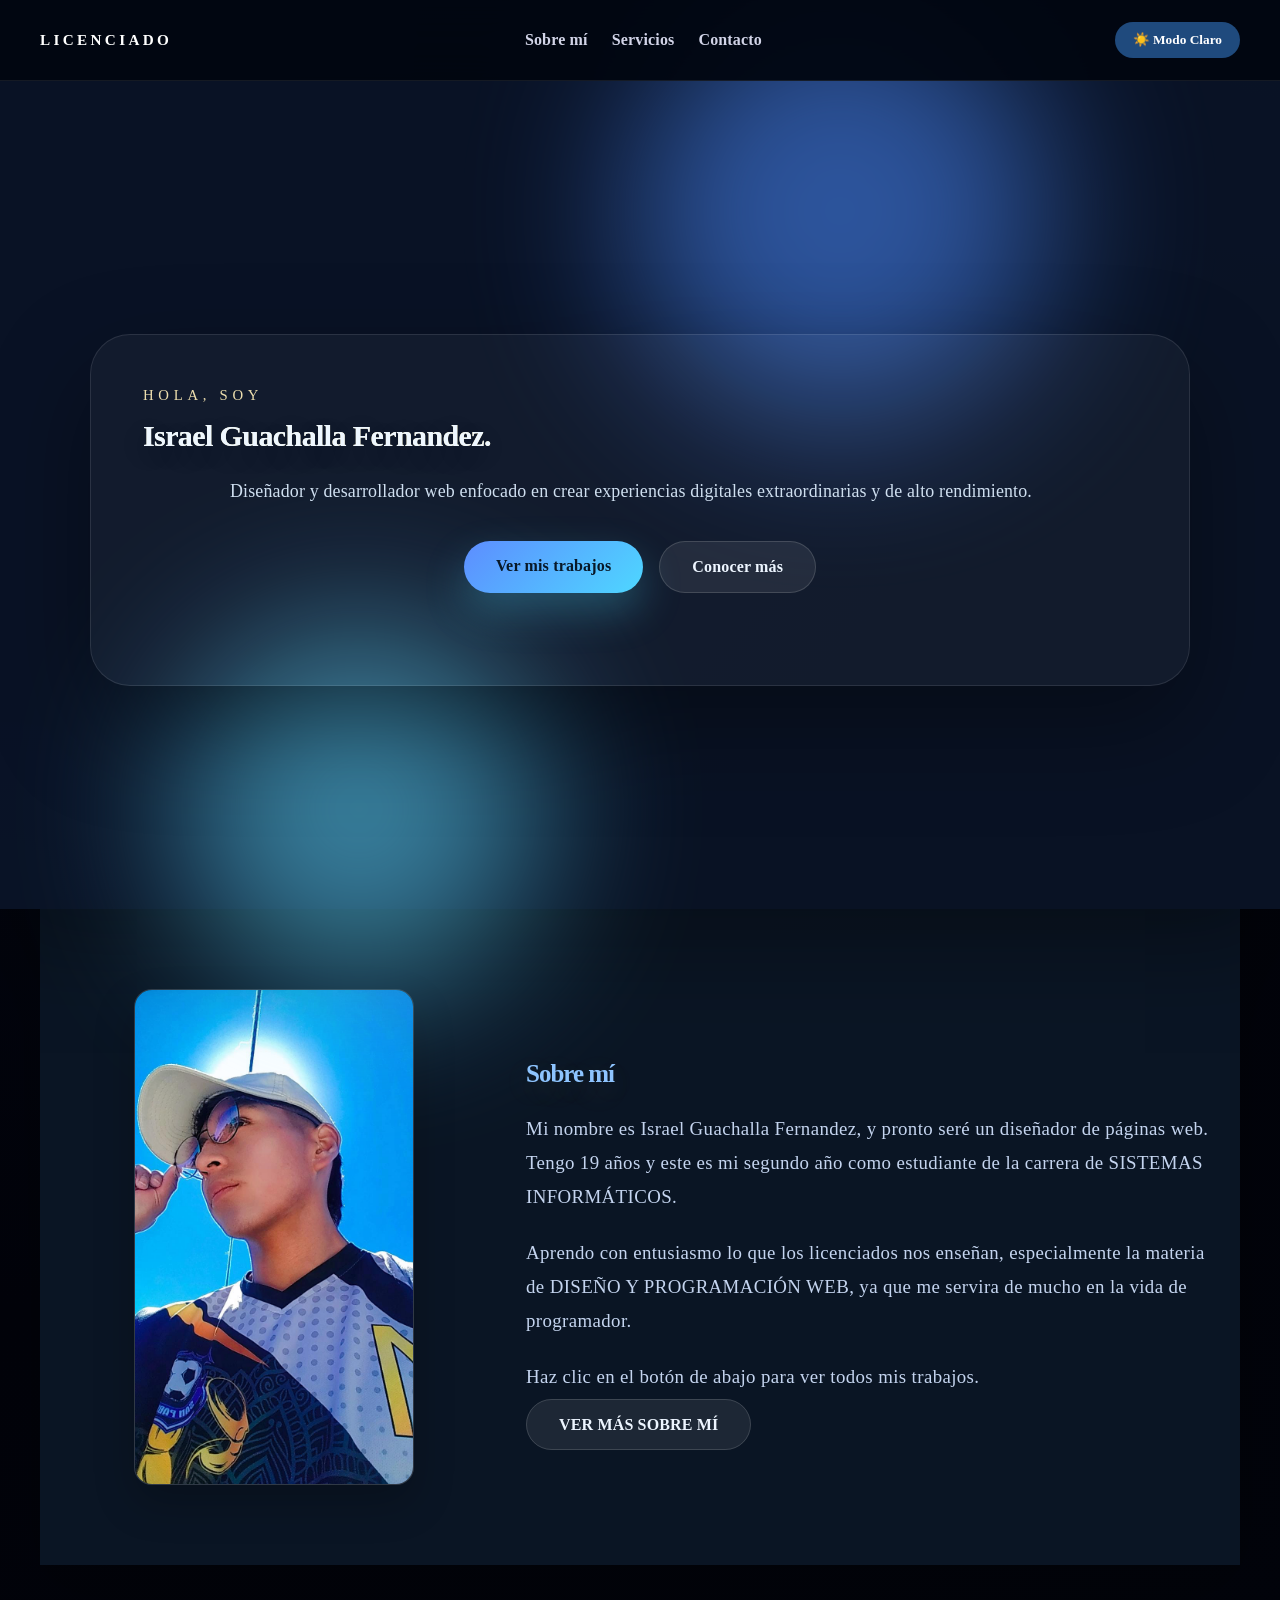
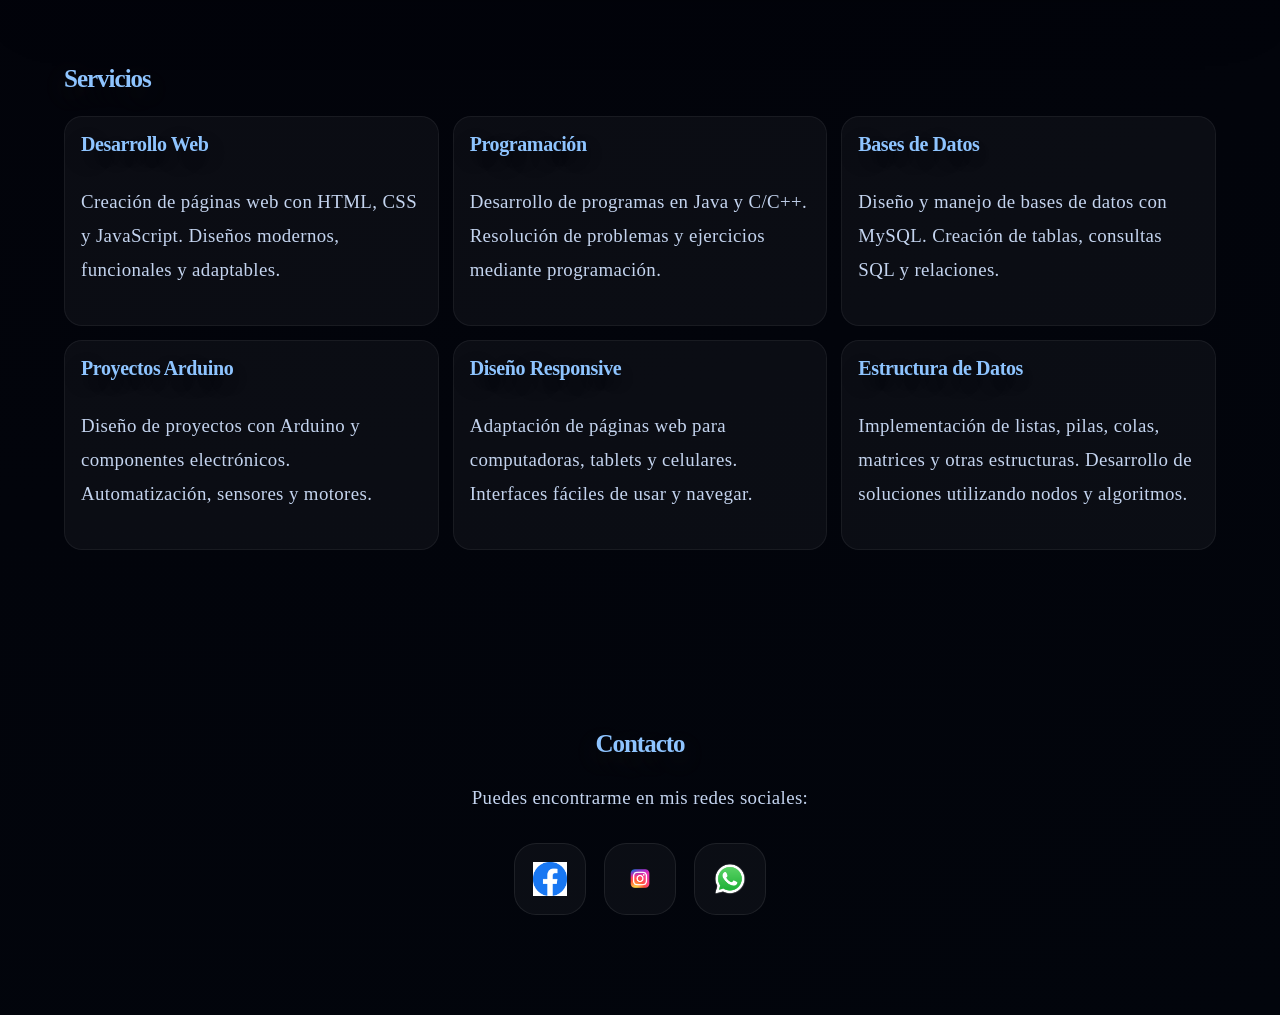
<file: index.html>
<!DOCTYPE html>
<html lang="es">
<head>
  <meta charset="UTF-8" />
  <meta name="viewport" content="width=device-width, initial-scale=1.0">
  <title>Israel G.F</title>
  <link rel="stylesheet" href="miBlog.css">
  </head>
<body>

  <!-- Navegación -->
  <header>
    <div class="brand">licenciado </div>
    <nav>
      <a href="#sobre">Sobre mí</a>
      <a href="#servicios">Servicios</a>
      <a href="contacto.html">Contacto</a>
    </nav>
    <button class="modo-toggle" id="modoToggle">🌙 Modo Oscuro</button>
  </header>

  <!-- Portada -->
  <section class="hero">
    <div class="hero-inner">
      <div class="hero-subtitle">Hola, soy</div>
      <h1 class="hero-title">Israel Guachalla Fernandez.</h1>
      <p class="hero-description">Diseñador y desarrollador web enfocado en crear experiencias digitales extraordinarias y de alto rendimiento.</p>
      <div class="hero-actions">
        <a href="mis-trabajos.html" class="btn-primary" target="_blank">Ver mis trabajos</a>
        <a href="sobre-mi.html" class="btn-secondary">Conocer más</a>
      </div>
    </div>
  </section>

  <!-- Sobre mí -->
  <section class="sobre-mi" id="sobre">
    <div class="sobre-mi-inner">
      <img src="yo2.jpeg" alt="Foto de Israel">
      <div class="sobre-mi-content">
        <h2>Sobre mí</h2>
        <p>Mi nombre es Israel Guachalla Fernandez, y pronto seré un diseñador de páginas web. Tengo 19 años y este es mi segundo año como estudiante de la carrera de SISTEMAS INFORMÁTICOS.</p>
        <p>Aprendo con entusiasmo lo que los licenciados nos enseñan, especialmente la materia de DISEÑO Y PROGRAMACIÓN WEB, ya que me servira de mucho en la vida de programador.</p>
        <p>Haz clic en el botón de abajo para ver todos mis trabajos.</p>
        <a href="sobre-mi.html" class="btn-secondary">VER MÁS SOBRE MÍ</a>
      </div>
    </div>
  </section>

  <!-- Servicios -->
  <section class="servicios" id="servicios">
    <h2>Servicios</h2>
    <div class="servicio-grid">
      <div class="caja">
        <h3>Desarrollo Web</h3>
        <p>Creación de páginas web con HTML, CSS y JavaScript. Diseños modernos, funcionales y adaptables.</p>
      </div>

      <div class="caja">
        <h3>Programación</h3>
        <p>Desarrollo de programas en Java y C/C++. Resolución de problemas y ejercicios mediante programación.</p>
      </div>

      <div class="caja">
        <h3>Bases de Datos</h3>
        <p>Diseño y manejo de bases de datos con MySQL. Creación de tablas, consultas SQL y relaciones.</p>
      </div>

      <div class="caja">
        <h3>Proyectos Arduino</h3>
        <p>Diseño de proyectos con Arduino y componentes electrónicos. Automatización, sensores y motores.</p>
      </div>

      <div class="caja">
        <h3>Diseño Responsive</h3>
        <p>Adaptación de páginas web para computadoras, tablets y celulares. Interfaces fáciles de usar y navegar.</p>
      </div>

      <div class="caja">
        <h3>Estructura de Datos</h3>
        <p>Implementación de listas, pilas, colas, matrices y otras estructuras. Desarrollo de soluciones utilizando nodos y algoritmos.</p>
      </div>

    </div>

  </section>

  <!-- Contacto -->
  <section id="contacto" class="contacto">
    <h2>Contacto</h2>
    <p>Puedes encontrarme en mis redes sociales:</p>
    <div class="redes">
      <a href="https://www.facebook.com/share/1B2pwtHwh8/" target="_blank">
        <img src="face.png" alt="Facebook">
      </a>
      <a href="https://www.instagram.com/d22_azzr.fx?igsh=MmNqcXRwdzZ0enEx" target="_blank">
        <img src="Instagram.png" alt="Instagram">
      </a>
      <a href="https://wa.me/59165571851" target="_blank">
        <img src="whatsapp.webp" alt="WhatsApp">
      </a>
    </div>
  </section>

  <!-- Script para alternar modo (persistente: 'modo' = 'dark'|'light') -->
  <script>
    const botonModo = document.getElementById('modoToggle');
    const body = document.body;

    // Aplicar modo guardado (dark | light). Por defecto 'dark'
    const modoGuardado = localStorage.getItem('modo') || 'dark';
    if (modoGuardado === 'dark') {
      body.classList.add('dark-mode');
      body.classList.remove('light-mode');
      botonModo.textContent = '☀️ Modo Claro';
    } else {
      body.classList.add('light-mode');
      body.classList.remove('dark-mode');
      botonModo.textContent = '🌙 Modo Oscuro';
    }

    botonModo.addEventListener('click', () => {
      if (body.classList.contains('dark-mode')) {
        // Pasar a claro
        body.classList.remove('dark-mode');
        body.classList.add('light-mode');
        localStorage.setItem('modo', 'light');
        botonModo.textContent = '🌙 Modo Oscuro';
      } else {
        // Pasar a oscuro
        body.classList.remove('light-mode');
        body.classList.add('dark-mode');
        localStorage.setItem('modo', 'dark');
        botonModo.textContent = '☀️ Modo Claro';
      }
    });
  </script>
  <script src="js1.js"></script>

</body>
</html>
</file>
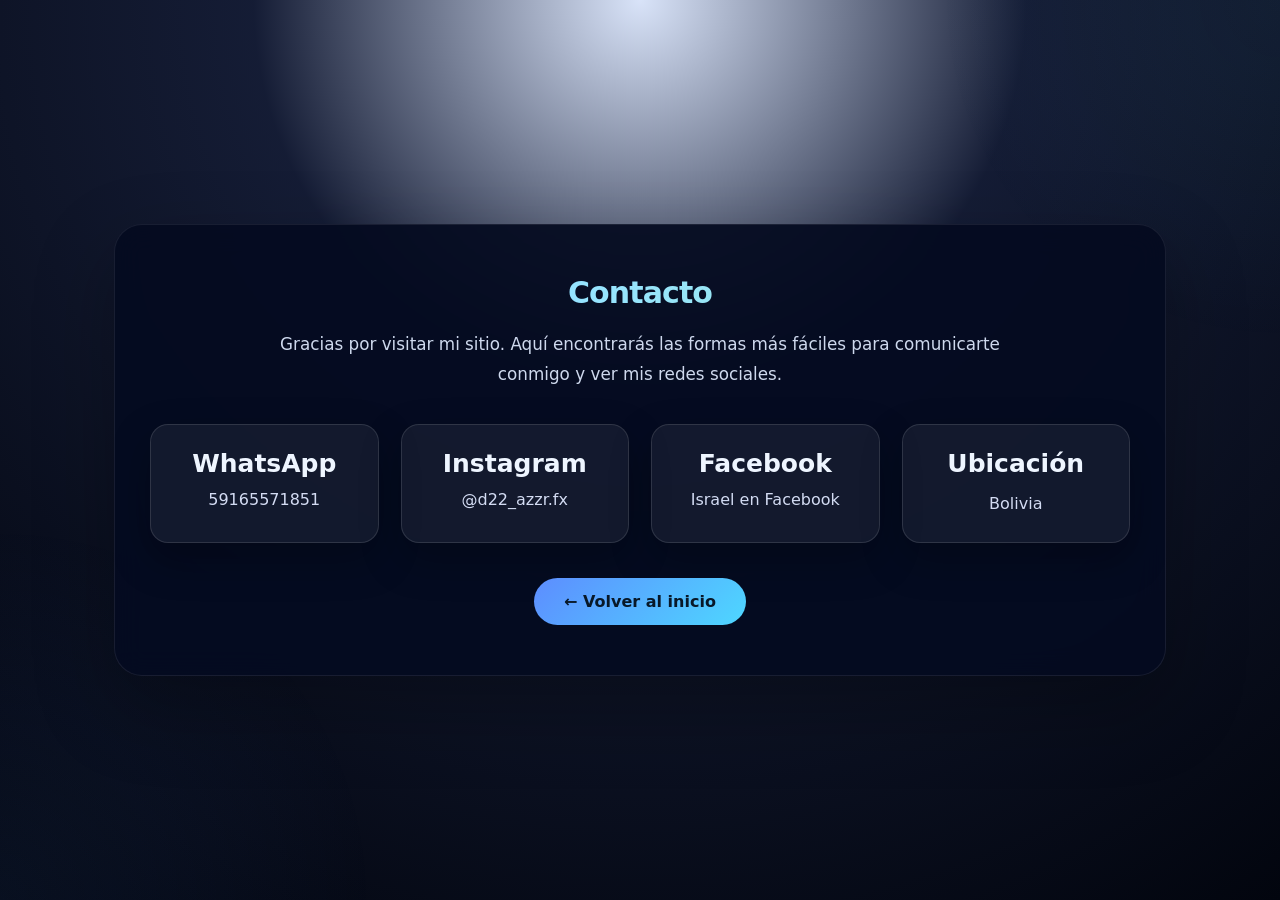
<file: contacto.html>
<!DOCTYPE html>
<html lang="es">
<head>
  <meta charset="UTF-8" />
  <meta name="viewport" content="width=device-width, initial-scale=1.0" />
  <title>Contacto - Israel Guachalla</title>
  <link rel="stylesheet" href="contacto.css">
  </head>
<body>
  <main class="contacto-contenedor">
    <h1>Contacto</h1>
    <p>Gracias por visitar mi sitio. Aquí encontrarás las formas más fáciles para comunicarte conmigo y ver mis redes sociales.</p>

    <div class="contacto-lista">
      <div class="contacto-item">
        <h2>WhatsApp</h2>
        <a href="https://wa.me/59165571851" target="_blank">59165571851</a>
      </div>
      <div class="contacto-item">
        <h2>Instagram</h2>
        <a href="https://www.instagram.com/d22_azzr.fx?igsh=MmNqcXRwdzZ0enEx" target="_blank">@d22_azzr.fx</a>
      </div>
      <div class="contacto-item">
        <h2>Facebook</h2>
        <a href="https://www.facebook.com/share/1B2pwtHwh8/" target="_blank">Israel en Facebook</a>
      </div>
      <div class="contacto-item">
        <h2>Ubicación</h2>
        <p>Bolivia</p>
      </div>
    </div>

    <div class="volver">
      <a href="index.html">← Volver al inicio</a>
    </div>
  </main>
  <script src="js1.js"></script>
  <script src="js2.js"></script>
  <script>
    // Aplicar modo guardado (dark | light) al cargar esta página (sin toggle aquí)
    (function(){
      const modoGuardado = localStorage.getItem('modo') || 'dark';
      if (modoGuardado === 'dark') {
        document.body.classList.add('dark-mode');
        document.body.classList.remove('light-mode');
      } else {
        document.body.classList.add('light-mode');
        document.body.classList.remove('dark-mode');
      }
    })();
  </script>
</body>
</html>
</file>
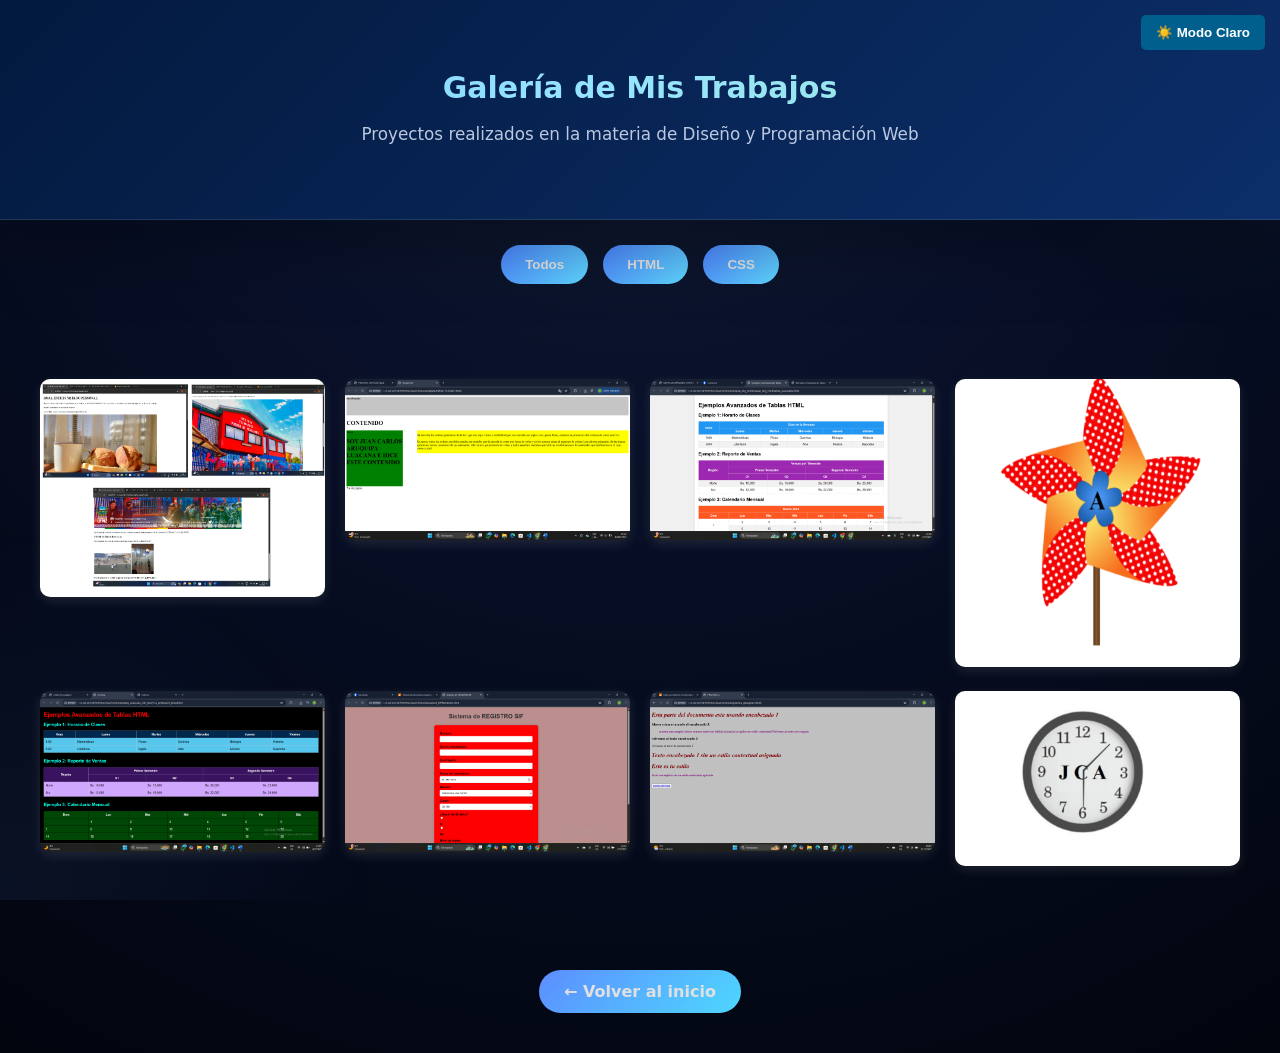
<file: mis-trabajos.html>
<!DOCTYPE html>
<html lang="es">
<head>
  <meta charset="UTF-8" />
  <meta name="viewport" content="width=device-width, initial-scale=1.0"/>
  <title>Mis Trabajos - Juan Carlos Aruquipa</title>
  <link rel="stylesheet" href="mis-trabajos.css">
  </head>
<body>

  <header>
    <h1>Galería de Mis Trabajos</h1>
    <p>Proyectos realizados en la materia de Diseño y Programación Web</p>
    <button id="modoToggle">🌙 Modo Oscuro</button>
  </header>

  <div class="filtros">
    <button onclick="filtrar('todos')">Todos</button>
    <button onclick="filtrar('html')">HTML</button>
    <button onclick="filtrar('css')">CSS</button>
  </div>

  <section class="galeria" id="galeria">
    <!-- Solo esta pertenece a HTML -->
    <a href="#img4"><img src="img7.png" alt="Trabajo HTML" data-categoria="html" /></a>

    <!-- Las siguientes son CSS -->
    <a href="#img1"><img src="im4.png" alt="Trabajo CSS" data-categoria="css" /></a>
    <a href="#img2"><img src="img5.png" alt="Trabajo CSS" data-categoria="css" /></a>
    <a href="#img3"><img src="img6.png" alt="Trabajo CSS" data-categoria="css" /></a>
    <a href="#img5"><img src="img8.png" alt="Trabajo CSS" data-categoria="css" /></a>
    <a href="#img6"><img src="img9.png" alt="Trabajo CSS" data-categoria="css" /></a>
    <a href="#img7"><img src="img10.png" alt="Trabajo CSS" data-categoria="css" /></a>
    <a href="#img8"><img src="img11.png" alt="Trabajo CSS" data-categoria="css" /></a>
  </section>

  <!-- Lightboxes -->
  <div id="img1" class="lightbox"><a href="#" class="close">&times;</a><img src="im4.png" alt=""></div>
  <div id="img2" class="lightbox"><a href="#" class="close">&times;</a><img src="img5.png" alt=""></div>
  <div id="img3" class="lightbox"><a href="#" class="close">&times;</a><img src="img6.png" alt=""></div>
  <div id="img4" class="lightbox"><a href="#" class="close">&times;</a><img src="img7.png" alt=""></div>
  <div id="img5" class="lightbox"><a href="#" class="close">&times;</a><img src="img8.png" alt=""></div>
  <div id="img6" class="lightbox"><a href="#" class="close">&times;</a><img src="img9.png" alt=""></div>
  <div id="img7" class="lightbox"><a href="#" class="close">&times;</a><img src="img10.png" alt=""></div>
  <div id="img8" class="lightbox"><a href="#" class="close">&times;</a><img src="img11.png" alt=""></div>

  <div class="volver">
    <a href="index.html">← Volver al inicio</a>
  </div>

  <script>
    // Filtrado por categoría
    function filtrar(categoria) {
      const imagenes = document.querySelectorAll('.galeria a');
      imagenes.forEach(link => {
        const img = link.querySelector('img');
        if (categoria === 'todos' || img.dataset.categoria === categoria) {
          link.style.display = 'block';
        } else {
          link.style.display = 'none';
        }
      });
    }

    // Mostrar galería con animación al cargar
    window.addEventListener("load", () => {
      document.getElementById("galeria").style.opacity = 1;
    });

    // Modo oscuro con persistencia
    const botonModo = document.getElementById("modoToggle");
    const body = document.body;

    // Aplicar modo guardado (dark | light). Por defecto 'dark'
    const modoGuardado = localStorage.getItem('modo') || 'dark';
    if (modoGuardado === 'dark') {
      body.classList.add('dark-mode');
      body.classList.remove('light-mode');
      botonModo.textContent = '☀️ Modo Claro';
    } else {
      body.classList.add('light-mode');
      body.classList.remove('dark-mode');
      botonModo.textContent = '🌙 Modo Oscuro';
    }

    botonModo.addEventListener('click', () => {
      if (body.classList.contains('dark-mode')) {
        body.classList.remove('dark-mode');
        body.classList.add('light-mode');
        localStorage.setItem('modo', 'light');
        botonModo.textContent = '🌙 Modo Oscuro';
      } else {
        body.classList.remove('light-mode');
        body.classList.add('dark-mode');
        localStorage.setItem('modo', 'dark');
        botonModo.textContent = '☀️ Modo Claro';
      }
    });
  </script>
  <script src="js1.js"></script>
  <script src="js2.js"></script>
</body>
</html>
</file>
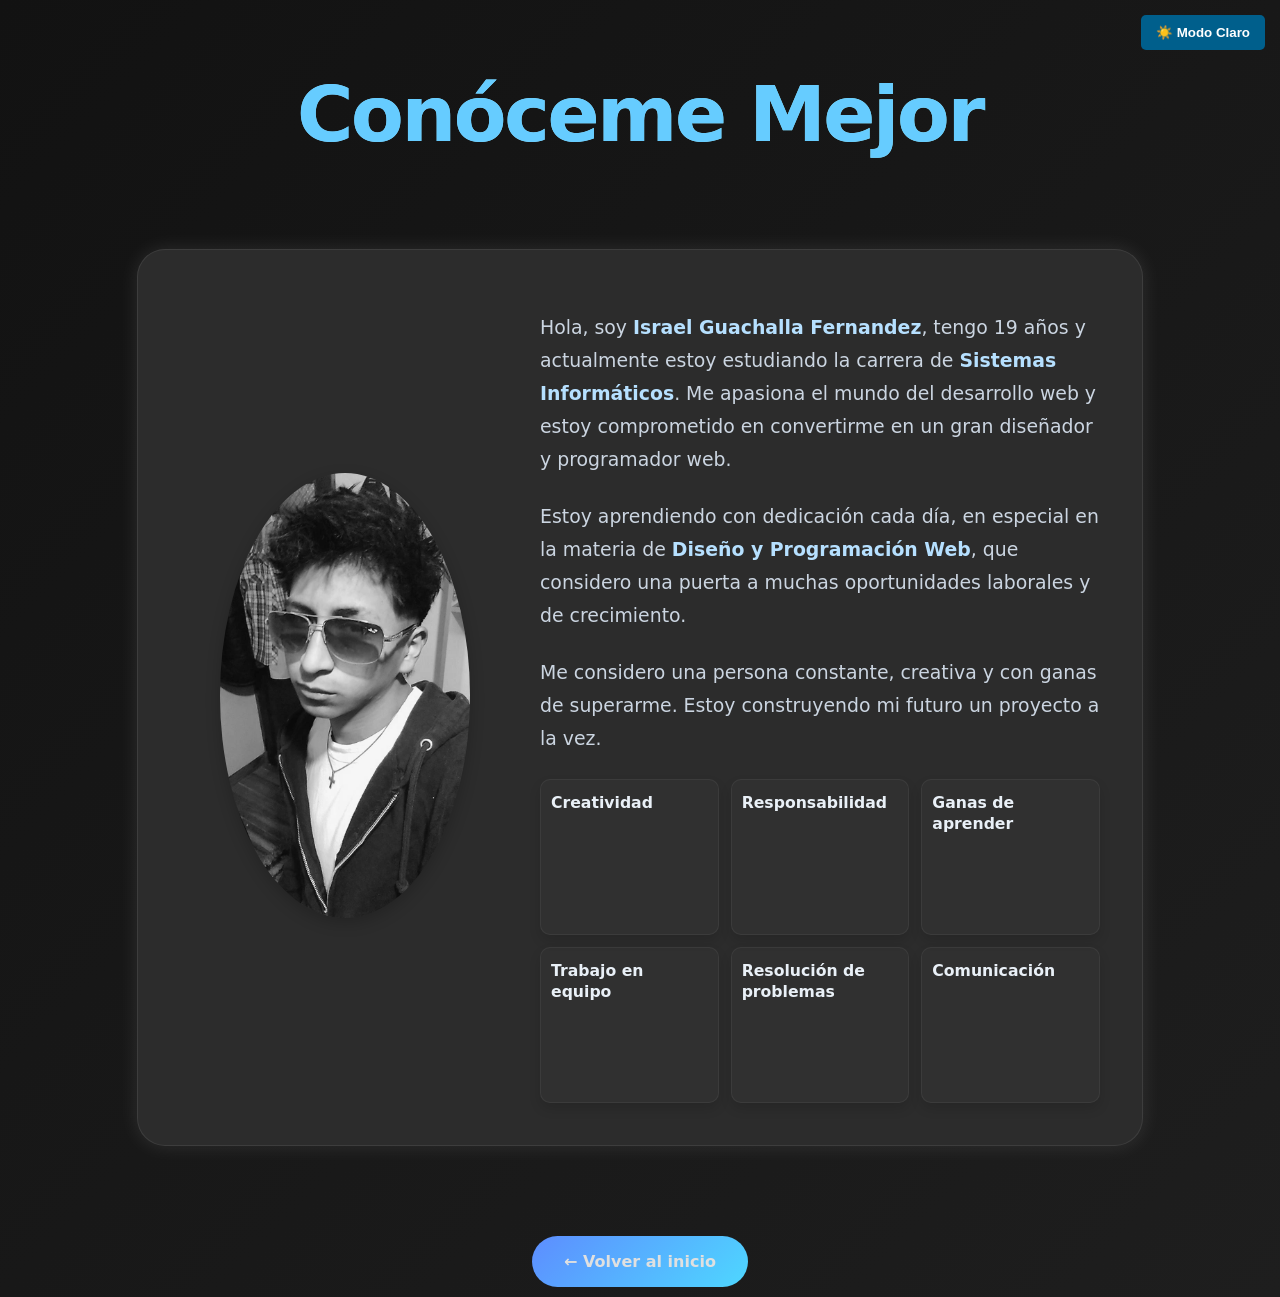
<file: sobre-mi.html>
<!DOCTYPE html>
<html lang="es">
<head>
  <meta charset="UTF-8" />
  <meta name="viewport" content="width=device-width, initial-scale=1" />
  <title>Más sobre mí - Juan Carlos Aruquipa</title>
  <link rel="stylesheet" href="sobre-mi.css">
</head>
<body>

  <h1>Conóceme Mejor</h1>

  <main>
    <section class="foto" aria-label="Foto de Israel Fernandez">
      <img src="yo3.jpeg" alt="Israel Guachalla Fernandez" />
    </section>

    <section class="info">
      <p>Hola, soy <strong>Israel Guachalla Fernandez</strong>, tengo 19 años y actualmente estoy estudiando la carrera de <strong>Sistemas Informáticos</strong>. Me apasiona el mundo del desarrollo web y estoy comprometido en convertirme en un gran diseñador y programador web.</p>
      <p>Estoy aprendiendo con dedicación cada día, en especial en la materia de <strong>Diseño y Programación Web</strong>, que considero una puerta a muchas oportunidades laborales y de crecimiento.</p>
      <p>Me considero una persona constante, creativa y con ganas de superarme. Estoy construyendo mi futuro un proyecto a la vez.</p>

      <ul class="fortalezas" aria-label="Fortalezas personales">
          <!-- Grid de 3x2 fortalezas -->
      </ul>
        <div class="fortalezas-grid" aria-label="Fortalezas personales">
          <div class="fortaleza-card">Creatividad</div>
          <div class="fortaleza-card">Responsabilidad</div>
          <div class="fortaleza-card">Ganas de aprender</div>
          <div class="fortaleza-card">Trabajo en equipo</div>
          <div class="fortaleza-card">Resolución de problemas</div>
          <div class="fortaleza-card">Comunicación</div>
        </div>
    </section>
  </main>

  <div class="volver">
    <a href="index.html">← Volver al inicio</a>
  </div>

  <button id="modoToggle">🌙 Modo Oscuro</button>

  <script>
    const botonModo = document.getElementById("modoToggle");
    const body = document.body;

    // Aplicar modo guardado (dark | light). Por defecto 'dark'
    const modoGuardado = localStorage.getItem('modo') || 'dark';
    if (modoGuardado === 'dark') {
      body.classList.add('dark-mode');
      body.classList.remove('light-mode');
      botonModo.textContent = '☀️ Modo Claro';
    } else {
      body.classList.add('light-mode');
      body.classList.remove('dark-mode');
      botonModo.textContent = '🌙 Modo Oscuro';
    }

    botonModo.addEventListener('click', () => {
      if (body.classList.contains('dark-mode')) {
        body.classList.remove('dark-mode');
        body.classList.add('light-mode');
        localStorage.setItem('modo', 'light');
        botonModo.textContent = '🌙 Modo Oscuro';
      } else {
        body.classList.remove('light-mode');
        body.classList.add('dark-mode');
        localStorage.setItem('modo', 'dark');
        botonModo.textContent = '☀️ Modo Claro';
      }
    });
  </script>
  <script src="js2.js"></script>

</body>
</html>
</file>
<file: miBlog.css>
*, *::before, *::after {
  box-sizing: border-box;
}

body {
  font-family: 'Inter', 'Poppins', system-ui, -apple-system, BlinkMacSystemFont, 'Segoe UI', sans-serif;
  margin: 0;
  min-height: 100vh;
  color: #edf5ff;
  background: radial-gradient(circle at top, rgba(16, 82, 214, 0.14) 0%, rgba(10, 18, 44, 0.96) 30%, #02050e 100%);
  overflow-x: hidden;
  letter-spacing: 0.01em;
  text-rendering: optimizeLegibility;
  -webkit-font-smoothing: antialiased;
  -moz-osx-font-smoothing: grayscale;
}

body::before {
  content: "";
  position: fixed;
  inset: 0;
  background: radial-gradient(circle at top right, rgba(93, 215, 255, 0.06), transparent 22%), radial-gradient(circle at left bottom, rgba(92, 151, 255, 0.08), transparent 24%);
  pointer-events: none;
  z-index: -1;
}

body, button, input, textarea, select {
  font-family: inherit;
}

h1, h2, h3 {
  color: #f3f8ff;
  letter-spacing: -0.02em;
  text-shadow: 0 8px 30px rgba(0, 0, 0, 0.18);
}

p, a, li, span {
  color: rgba(224, 234, 255, 0.92);
}

header {
  position: sticky;
  top: 0;
  z-index: 10;
  display: flex;
  align-items: center;
  justify-content: space-between;
  padding: 22px 40px;
  gap: 20px;
  background: rgba(5, 12, 25, 0.88);
  backdrop-filter: blur(20px);
  border-bottom: 1px solid rgba(255, 255, 255, 0.08);
}

.brand {
  color: #ffffff;
  font-weight: 800;
  letter-spacing: 0.22em;
  text-transform: uppercase;
  font-size: 0.95rem;
}

nav {
  display: flex;
  align-items: center;
  gap: 24px;
  flex-wrap: wrap;
}

nav a {
  text-decoration: none;
  color: rgba(221, 223, 243, 0.95);
  font-weight: 600;
  transition: color 0.2s ease, transform 0.2s ease;
}

nav a:hover {
  color: #84c1ff;
  transform: translateY(-1px);
}

.modo-toggle {
  padding: 10px 18px;
  border: none;
  border-radius: 999px;
  background: rgba(255, 255, 255, 0.08);
  color: #eef5ff;
  font-weight: 700;
  cursor: pointer;
  transition: background 0.2s ease, transform 0.2s ease;
}

.modo-toggle:hover {
  background: rgba(255, 255, 255, 0.16);
  transform: translateY(-1px);
}

.hero {
  display: grid;
  place-items: center;
  min-height: 92vh;
  padding: 90px 32px 60px;
  position: relative;
}

.hero::before,
.hero::after {
  content: "";
  position: absolute;
  border-radius: 50%;
  filter: blur(80px);
  opacity: 0.55;
}

.hero::before {
  width: 420px;
  height: 420px;
  top: -80px;
  right: 18%;
  background: #4b8bff;
}

.hero::after {
  width: 360px;
  height: 360px;
  bottom: -80px;
  left: 14%;
  background: #5fd8ff;
}

.hero-inner {
  position: relative;
  width: 100%;
  max-width: 1100px;
  padding: 52px;
  border-radius: 40px;
  background: linear-gradient(180deg, rgba(7, 15, 40, 0.95), rgba(5, 10, 22, 0.88));
  border: 1px solid rgba(255, 255, 255, 0.1);
  box-shadow: 0 40px 100px rgba(0, 0, 0, 0.35);
  overflow: hidden;
  z-index: 1;
}

.hero-subtitle {
  text-transform: uppercase;
  letter-spacing: 0.32em;
  color: #f9e9b5;
  font-size: 0.92rem;
  margin-bottom: 18px;
  opacity: 0.95;
}

.hero-title {
  font-size: clamp(3rem, 6vw, 5.5rem);
  line-height: 0.95;
  margin: 0 0 24px;
  background: linear-gradient(90deg, #fff7d1 0%, #ffe79a 40%, #ffd564 100%);
  -webkit-background-clip: text;
  background-clip: text;
  color: transparent;
}

.hero-description {
  max-width: 820px;
  margin: 0 auto 34px;
  color: rgba(245, 238, 220, 0.96);
  font-size: 1.12rem;
  line-height: 1.9;
}

.hero-actions {
  display: flex;
  flex-wrap: wrap;
  justify-content: center;
  gap: 16px;
  margin-bottom: 40px;
}

.btn-primary,
.btn-secondary {
  padding: 16px 32px;
  border-radius: 999px;
  text-decoration: none;
  font-weight: 700;
  transition: transform 0.2s ease, box-shadow 0.2s ease, background 0.2s ease;
}

.btn-primary {
  background: linear-gradient(135deg, #5d8dff, #4ed7ff);
  color: #081828;
  box-shadow: 0 18px 40px rgba(78, 215, 255, 0.28);
}

.btn-secondary {
  background: rgba(255, 255, 255, 0.08);
  color: #edf5ff;
  border: 1px solid rgba(255, 255, 255, 0.14);
}

.btn-primary:hover,
.btn-secondary:hover,
.modo-toggle:hover {
  transform: translateY(-1px);
}

.hero-cards {
  display: grid;
  grid-template-columns: repeat(4, minmax(0, 1fr));
  gap: 22px;
  margin-top: 12px;
}

.card {
  border-radius: 24px;
  overflow: hidden;
  border: 1px solid rgba(255, 255, 255, 0.08);
  background: rgba(255, 255, 255, 0.04);
  box-shadow: 0 24px 60px rgba(0, 0, 0, 0.24);
  transition: transform 0.25s ease, border-color 0.25s ease;
}

.card:hover {
  transform: translateY(-6px);
  border-color: rgba(94, 150, 255, 0.32);
}

.card img {
  width: 100%;
  height: 180px;
  object-fit: cover;
  display: block;
}

.card-body {
  padding: 18px 20px 24px;
}

.card-title {
  margin: 0 0 10px;
  font-size: 1rem;
  color: #eef7ff;
}

.card-text {
  margin: 0;
  color: #b7c5e9;
  font-size: 0.95rem;
  line-height: 1.7;
}

.sobre-mi,
.servicios,
.contacto {
  padding: 80px 24px;
  max-width: 1200px;
  margin: 0 auto;
}

.sobre-mi-inner {
  display: grid;
  grid-template-columns: minmax(280px, 420px) minmax(320px, 1fr);
  gap: 42px;
  align-items: center;
}

.sobre-mi img {
  width: 100%;
  max-width: 280px;
  display: block;
  margin: 0 auto;
  border-radius: 18px;
  border: 1px solid rgba(255, 255, 255, 0.12);
  box-shadow: 0 18px 40px rgba(0, 0, 0, 0.22);
  object-fit: cover;
}

.sobre-mi-content h2 {
  font-size: clamp(3rem, 4vw, 4rem);
  margin-bottom: 24px;
  color: #fff8e0;
  letter-spacing: -0.04em;
  line-height: 1.05;
  text-shadow: 0 8px 30px rgba(255, 233, 166, 0.18);
}

.servicios h2,
.contacto h2 {
  font-size: clamp(3rem, 4vw, 4rem);
  margin-bottom: 24px;
  color: #fff8e0;
  letter-spacing: -0.04em;
  line-height: 1.05;
  text-shadow: 0 8px 30px rgba(255, 233, 166, 0.18);
}

.sobre-mi-content p,
.caja p,
.contacto p {
  color: rgba(248, 244, 230, 0.96);
  line-height: 2;
  margin-bottom: 22px;
  font-size: 1.18rem;
  letter-spacing: 0.02em;
  max-width: 780px;
}

.servicio-grid {
  display: grid;
  grid-template-columns: repeat(3, 1fr);
  gap: 14px;
  align-items: start;
}

.caja {
  padding: 16px;
  border-radius: 18px;
  background: rgba(255, 255, 255, 0.035);
  border: 1px solid rgba(255, 255, 255, 0.06);
  transition: transform 0.2s ease, background 0.2s ease;
  min-height: 160px;
  display: flex;
  flex-direction: column;
  justify-content: flex-start;
}

.caja:hover {
  transform: translateY(-3px);
  background: rgba(95, 144, 255, 0.08);
}

.caja h3 {
  margin-top: 0;
  font-size: 1.12rem;
  color: #eef7ff;
  margin-bottom: 10px;
}

/* Responsive: 2 columns on medium screens, 1 on small */
@media (max-width: 980px) {
  .servicio-grid {
    grid-template-columns: repeat(2, 1fr);
    gap: 12px;
  }
  .caja {
    min-height: 140px;
    padding: 14px;
  }
}

@media (max-width: 640px) {
  .servicio-grid {
    grid-template-columns: 1fr;
    gap: 12px;
  }
  .caja {
    min-height: auto;
    padding: 12px;
  }
}

.contacto {
  text-align: center;
  padding-bottom: 100px;
}

.contacto p {
  max-width: 660px;
  margin: 0 auto 28px;
}

.redes {
  display: flex;
  justify-content: center;
  flex-wrap: wrap;
  gap: 18px;
}

.redes a {
  width: 72px;
  height: 72px;
  display: inline-flex;
  align-items: center;
  justify-content: center;
  border-radius: 22px;
  background: rgba(255, 255, 255, 0.06);
  border: 1px solid rgba(255, 255, 255, 0.08);
  transition: transform 0.2s ease, background 0.2s ease;
}

.redes a:hover {
  transform: translateY(-3px);
  background: rgba(255, 255, 255, 0.12);
}

.redes img {
  width: 34px;
  height: 34px;
  object-fit: contain;
}

@media (max-width: 1024px) {
  .hero-cards {
    grid-template-columns: repeat(2, minmax(0, 1fr));
  }
}

@media (max-width: 760px) {
  header {
    padding: 18px 20px;
    flex-direction: column;
    align-items: flex-start;
  }

  nav {
    gap: 16px;
  }

  .hero {
    padding: 70px 20px 50px;
  }

  .hero-inner {
    padding: 36px;
  }

  .hero-cards {
    grid-template-columns: 1fr;
  }

  .sobre-mi-inner {
    grid-template-columns: 1fr;
  }

  .servicios,
  .contacto,
  .sobre-mi {
    padding: 60px 20px;
  }
}

body.dark-mode {
  background: radial-gradient(circle at top left, #030715 0%, #02030a 45%, #02050c 100%);
  color: #d9e6f2;
}

body.dark-mode header {
  background: rgba(2, 7, 18, 0.94);
}

body.dark-mode .hero-inner,
body.dark-mode .card,
body.dark-mode .caja,
body.dark-mode .sobre-mi img,
body.dark-mode .redes a {
  background: rgba(255, 255, 255, 0.04);
}

body.dark-mode .hero-description,
body.dark-mode .card-text,
body.dark-mode .caja p,
body.dark-mode .sobre-mi-content p,
body.dark-mode .contacto p {
  color: #c4d4ef;
}

body.dark-mode .modo-toggle {
  background-color: #1f4a7d;
  color: white;
}

body.dark-mode .hero {
  background: rgba(10, 20, 40, 0.92);
  border-color: rgba(255, 255, 255, 0.12);
  color: #e5effb;
  box-shadow: 0 35px 90px rgba(0, 0, 0, 0.35);
}

body.dark-mode .hero h1 {
  color: #eef7ff;
}

body.dark-mode .hero p {
  color: #cfdff0;
}

body.dark-mode .hero .btn {
  background-color: #4d7fc4;
}

body.dark-mode .sobre-mi {
  background: rgba(12, 24, 40, 0.88);
  box-shadow: 0 25px 70px rgba(0, 0, 0, 0.25);
}

body.dark-mode .sobre-mi h2,
body.dark-mode .servicios h2,
body.dark-mode .contacto h2,
body.dark-mode .caja h3 {
  color: #8ec4ff;
}

/* Modo claro — fondo totalmente blanco y alto contraste */
body.light-mode {
  background: #ffffff;
  color: #0b1220;
}

/* Quitar los degradados decorativos cuando está en modo claro */
body.light-mode::before {
  background: none;
}

body.light-mode header {
  background: #ffffff;
  color: #0b1220;
  border-bottom: 1px solid rgba(15,23,36,0.06);
}

body.light-mode .hero-inner,
body.light-mode .card,
body.light-mode .caja,
body.light-mode .sobre-mi img,
body.light-mode .redes a,
body.light-mode main,
body.light-mode .contacto-contenedor {
  background: #ffffff;
  color: #0b1220;
  border-color: rgba(15,23,36,0.06);
  box-shadow: 0 12px 30px rgba(2,6,23,0.06);
}

body.light-mode .hero-description,
body.light-mode .card-text,
body.light-mode .caja p,
body.light-mode .sobre-mi-content p,
body.light-mode .contacto p {
  color: #0f1724;
}

body.light-mode .modo-toggle {
  background-color: #0ea5e9;
  color: #ffffff;
}

body.light-mode .btn-secondary {
  background: #f3f4f6;
  color: #0b1220;
  border: 1px solid rgba(15,23,36,0.08);
}

/* Colores más contrastados en modo claro */
body.light-mode h1,
body.light-mode h2,
body.light-mode h3 {
  color: #0f1724;
}

body.light-mode p,
body.light-mode a,
body.light-mode li,
body.light-mode span {
  color: #1f2937;
}

body.light-mode nav a {
  color: #0f1724;
}

body.light-mode .brand {
  color: #0f1724;
}

body.light-mode .caja h3 {
  color: #0f1724;
}

body.light-mode .caja p,
body.light-mode .card-text {
  color: #334155;
}

/* Texto más notorio en modo claro */
body.light-mode h1,
body.light-mode h2,
body.light-mode h3 {
  color: #1d4ed8; /* azul vivo para títulos */
}

body.light-mode p,
body.light-mode a,
body.light-mode li,
body.light-mode span {
  color: #0b1220; /* texto oscuro y contrastado */
}

body.light-mode nav a,
body.light-mode a {
  color: #1d4ed8; /* enlaces visibles */
}

body.light-mode .btn-primary {
  color: #081828;
}

/* Aumentar legibilidad en modo claro */
body.light-mode p,
body.light-mode .hero-description,
body.light-mode .sobre-mi-content p,
body.light-mode .caja p,
body.light-mode .card-text {
  font-size: 1.22rem;
  line-height: 1.9;
}

body.light-mode h1 {
  font-size: clamp(3.6rem, 6.2vw, 5.6rem);
}

body.light-mode h2 {
  font-size: clamp(3.2rem, 4.2vw, 4.2rem);
}

body.light-mode h3 {
  font-size: 1.26rem;
}
</file>
<file: contacto.css>
body {
  margin: 0;
  padding: 0;
  min-height: 100vh;
  font-family: 'Inter', 'Poppins', system-ui, -apple-system, BlinkMacSystemFont, 'Segoe UI', sans-serif;
  background: radial-gradient(circle at top, rgba(16, 82, 214, 0.16) 0%, rgba(8, 16, 42, 0.95) 35%, #02050e 100%);
  color: #eef4ff;
  display: flex;
  justify-content: center;
  align-items: center;
  overflow-x: hidden;
  text-rendering: optimizeLegibility;
  -webkit-font-smoothing: antialiased;
  -moz-osx-font-smoothing: grayscale;
}

body::before {
  content: "";
  position: fixed;
  inset: 0;
  background: radial-gradient(circle at top right, rgba(93, 215, 255, 0.06), transparent 22%), radial-gradient(circle at left bottom, rgba(92, 151, 255, 0.08), transparent 24%);
  pointer-events: none;
  z-index: -1;
}

.contacto-contenedor {
  width: min(980px, 95%);
  padding: 50px 35px;
  background: rgba(5, 11, 32, 0.94);
  border-radius: 28px;
  box-shadow: 0 30px 80px rgba(0, 0, 0, 0.28);
  backdrop-filter: blur(14px);
  text-align: center;
  border: 1px solid rgba(255, 255, 255, 0.08);
}

.contacto-contenedor h1 {
  margin: 0 0 20px;
  font-size: clamp(3rem, 5vw, 4.5rem);
  letter-spacing: -0.03em;
  background: linear-gradient(90deg, #77c7ff 0%, #96e4ff 45%, #9de9d2 100%);
  -webkit-background-clip: text;
  background-clip: text;
  color: transparent;
}

.contacto-contenedor p {
  font-size: 1.05rem;
  line-height: 1.85;
  margin: 0 auto 35px;
  max-width: 760px;
  color: rgba(224, 234, 255, 0.92);
}

.contacto-lista {
  display: grid;
  grid-template-columns: repeat(auto-fit, minmax(220px, 1fr));
  gap: 22px;
  margin-bottom: 35px;
}

.contacto-item {
  background: rgba(255, 255, 255, 0.06);
  border: 1px solid rgba(255, 255, 255, 0.12);
  padding: 24px 20px;
  border-radius: 18px;
  box-shadow: 0 16px 40px rgba(0, 0, 0, 0.25);
}

.contacto-item h2 {
  margin: 0 0 12px;
  font-size: 1.25rem;
  color: #eef5ff;
}

.contacto-item a,
.contacto-item p {
  margin: 0;
  font-size: 1rem;
  color: rgba(223, 232, 255, 0.94);
  text-decoration: none;
  word-break: break-word;
}

.contacto-item a:hover {
  color: #0077b6;
}

.volver {
  margin-top: 15px;
}

.volver a {
  display: inline-block;
  background: linear-gradient(135deg, #5d8dff, #4ed7ff);
  color: #081828;
  padding: 14px 30px;
  border-radius: 999px;
  text-decoration: none;
  font-weight: 700;
  transition: transform 0.2s ease, box-shadow 0.2s ease;
}

.volver a:hover {
  transform: translateY(-2px);
  background-color: #005f8c;
}

@media (max-width: 600px) {
  .contacto-contenedor {
    padding: 28px 20px;
  }

  .contacto-contenedor h1 {
    font-size: 2.4rem;
  }
}

/* Modo claro */
body.light-mode {
  background: #ffffff;
  color: #0f1724;
}

body.light-mode .contacto-contenedor {
  background: #ffffff;
  color: #0f1724;
  border: 1px solid rgba(15,23,36,0.06);
  box-shadow: 0 18px 40px rgba(2,6,23,0.06);
}

body.light-mode .contacto-item {
  background: #fbfdff;
  border: 1px solid rgba(15,23,36,0.06);
  color: #0f1724;
}

/* Texto más legible en modo claro */
body.light-mode p,
body.light-mode .contacto-contenedor p,
body.light-mode .contacto-item p,
body.light-mode .contacto-item a {
  font-size: 1.12rem;
  line-height: 1.9;
}

body.light-mode .contacto-contenedor h1 {
  font-size: clamp(3.2rem, 4vw, 4.6rem);
}

body.light-mode .volver a {
  background: linear-gradient(135deg, #5d8dff, #4ed7ff);
  color: #081828;
}

/* Colores de texto en modo claro para contacto */
body.light-mode h1,
body.light-mode h2,
body.light-mode h3 {
  color: #0f1724;
}

body.light-mode p,
body.light-mode a,
body.light-mode li,
body.light-mode span {
  color: #1f2937;
}

body.light-mode .contacto-item h2,
body.light-mode .contacto-item a,
body.light-mode .contacto-item p {
  color: #0f1724;
}

/* Texto notorio en modo claro */
body.light-mode h1,
body.light-mode h2,
body.light-mode h3 {
  color: #1d4ed8;
}

body.light-mode p,
body.light-mode a,
body.light-mode li,
body.light-mode span {
  color: #0b1220;
}

body.light-mode nav a,
body.light-mode a {
  color: #1d4ed8;
}
</file>
<file: mis-trabajos.css>
body {
  font-family: 'Inter', 'Poppins', system-ui, -apple-system, BlinkMacSystemFont, 'Segoe UI', sans-serif;
  margin: 0;
  padding: 0;
  min-height: 100vh;
  background: radial-gradient(circle at top, rgba(16, 82, 214, 0.16) 0%, rgba(8, 16, 42, 0.95) 35%, #02050e 100%);
  color: #eef4ff;
  overflow-x: hidden;
  text-rendering: optimizeLegibility;
  -webkit-font-smoothing: antialiased;
  -moz-osx-font-smoothing: grayscale;
}

body::before {
  content: "";
  position: fixed;
  inset: 0;
  background: radial-gradient(circle at top right, rgba(93, 215, 255, 0.06), transparent 22%), radial-gradient(circle at left bottom, rgba(92, 151, 255, 0.08), transparent 24%);
  pointer-events: none;
  z-index: -1;
}

header {
  text-align: center;
  padding: 70px 30px;
  background: linear-gradient(135deg, rgba(2, 26, 64, 0.96), rgba(11, 47, 109, 0.96));
  color: #eef5ff;
  position: relative;
  box-shadow: 0 24px 70px rgba(0, 0, 0, 0.28);
  border-bottom: 1px solid rgba(255,255,255,0.12);
}

header p {
  margin: 15px auto 0;
  max-width: 780px;
  color: rgba(226, 235, 255, 0.82);
  font-size: 1.05em;
  line-height: 1.8;
}

h1 {
  margin: 0 0 10px;
  font-size: clamp(3rem, 6vw, 4.5rem);
  animation: fadeInTop 1s ease;
  background: linear-gradient(90deg, #77c7ff 0%, #96e4ff 45%, #9de9d2 100%);
  -webkit-background-clip: text;
  background-clip: text;
  color: transparent;
}

@keyframes fadeInTop {
  from { opacity: 0; transform: translateY(-20px); }
  to { opacity: 1; transform: translateY(0); }
}

.filtros {
  text-align: center;
  margin-top: 20px;
}

.filtros button {
  margin: 5px;
  padding: 12px 24px;
  border: none;
  background: linear-gradient(135deg, #4c84ff, #5fd8ff);
  color: #081828;
  border-radius: 999px;
  cursor: pointer;
  transition: transform 0.2s ease, box-shadow 0.2s ease;
  font-weight: 700;
}

.filtros button:hover {
  transform: translateY(-2px);
  box-shadow: 0 18px 34px rgba(78, 215, 255, 0.22);
}

.galeria {
  display: grid;
  grid-template-columns: repeat(auto-fit, minmax(250px, 1fr));
  gap: 20px;
  padding: 50px 30px 60px;
  max-width: 1200px;
  margin: 40px auto 0;
  opacity: 0;
  animation: fadeIn 1s ease forwards;
}

@keyframes fadeIn {
  to { opacity: 1; }
}

.galeria a img {
  width: 100%;
  border-radius: 10px;
  cursor: pointer;
  transition: transform 0.3s ease, box-shadow 0.3s ease;
  box-shadow: 0 4px 12px rgba(0, 0, 0, 0.1);
}

.galeria a img:hover {
  transform: scale(1.05);
  box-shadow: 0 8px 20px rgba(0, 0, 0, 0.15);
}

.volver {
  text-align: center;
  margin: 40px;
}

.volver a {
  background: linear-gradient(135deg, #5d8dff, #4ed7ff);
  color: #081828;
  padding: 12px 25px;
  text-decoration: none;
  border-radius: 999px;
  font-weight: 700;
  transition: transform 0.2s ease, box-shadow 0.2s ease;
  display: inline-block;
}

.volver a:hover {
  transform: translateY(-2px);
  box-shadow: 0 18px 30px rgba(78, 215, 255, 0.24);
}

.lightbox {
  display: none;
  position: fixed;
  z-index: 1000;
  top: 0; left: 0;
  width: 100vw;
  height: 100vh;
  background: rgba(0, 0, 0, 0.9);
  justify-content: center;
  align-items: center;
  animation: fadeInLightbox 0.4s ease;
}

@keyframes fadeInLightbox {
  from { opacity: 0; }
  to { opacity: 1; }
}

.lightbox img {
  max-width: 90%;
  max-height: 80vh;
  border-radius: 10px;
  box-shadow: 0 0 30px black;
}

.lightbox:target {
  display: flex;
}

.close {
  position: absolute;
  top: 20px;
  right: 30px;
  font-size: 30px;
  color: white;
  text-decoration: none;
  font-weight: bold;
  cursor: pointer;
}

.close:hover {
  color: #ff6347;
}

#modoToggle {
  position: absolute;
  top: 15px;
  right: 15px;
  background-color: #005f8c;
  border: none;
  padding: 10px 15px;
  border-radius: 5px;
  color: white;
  cursor: pointer;
  font-weight: bold;
  transition: background-color 0.3s ease;
  z-index: 1100;
}

#modoToggle:hover {
  background-color: #004471;
}

body.light-mode {
  background: #ffffff;
  color: #111827;
}

body.light-mode header {
  background: rgba(255, 255, 255, 0.95);
  color: #111827;
  box-shadow: 0 18px 40px rgba(0, 0, 0, 0.08);
}

body.light-mode h1,
body.light-mode h2,
body.light-mode h3,
body.light-mode p,
body.light-mode .filtros button,
body.light-mode .volver a {
  color: #1f2937;
}

/* Texto más legible en modo claro */
body.light-mode p,
body.light-mode .filtros button,
body.light-mode .galeria a img + p {
  font-size: 1.12rem;
  line-height: 1.9;
}

/* Asegurar contraste en enlaces y botones */
body.light-mode nav a,
body.light-mode a {
  color: #0f1724;
}

body.light-mode .filtros button,
body.light-mode .volver a {
  background: #2563eb;
  color: white;
}

/* Texto notorio en modo claro */
body.light-mode h1,
body.light-mode h2,
body.light-mode h3 {
  color: #1d4ed8;
}

body.light-mode p,
body.light-mode a,
body.light-mode li,
body.light-mode span {
  color: #0b1220;
}

body.light-mode nav a,
body.light-mode a {
  color: #1d4ed8;
}

body.light-mode .galeria a img {
  box-shadow: 0 10px 25px rgba(31, 41, 55, 0.08);
}

body.light-mode .lightbox {
  background: rgba(255,255,255,0.96);
}

body.light-mode .close {
  color: #111827;
}

body.light-mode .close:hover {
  color: #1d4ed8;
}

body.dark-mode {
  background-color: #121212;
  color: #e0e0e0;
}

body.dark-mode header {
  background-color: #1f1f1f;
  color: #e0e0e0;
}

body.dark-mode .filtros button,
body.dark-mode .volver a {
  background-color: #333;
  color: #e0e0e0;
}

body.dark-mode .filtros button:hover,
body.dark-mode .volver a:hover {
  background-color: #555;
}

body.dark-mode .galeria a img {
  box-shadow: 0 4px 12px rgba(255, 255, 255, 0.1);
}

body.dark-mode .galeria a img:hover {
  box-shadow: 0 8px 20px rgba(255, 255, 255, 0.15);
}

body.dark-mode .lightbox {
  background: rgba(0, 0, 0, 0.95);
}

body.dark-mode .close {
  color: #ccc;
}

body.dark-mode .close:hover {
  color: #ff6347;
}
</file>
<file: sobre-mi.css>
body {
  font-family: 'Inter', 'Poppins', system-ui, -apple-system, BlinkMacSystemFont, 'Segoe UI', sans-serif;
  margin: 0;
  padding: 40px 0 0;
  background: radial-gradient(circle at top, rgba(16, 82, 214, 0.16) 0%, rgba(8, 16, 42, 0.96) 35%, #02050e 100%);
  color: #eef4ff;
  animation: fadeIn 1.2s ease-in-out;
  transition: background-color 0.3s ease, color 0.3s ease;
  overflow-x: hidden;
  text-rendering: optimizeLegibility;
  -webkit-font-smoothing: antialiased;
}

@keyframes fadeIn {
  from { opacity: 0; transform: translateY(20px); }
  to { opacity: 1; transform: translateY(0); }
}

main {
  max-width: 920px;
  margin: 90px auto;
  padding: 42px;
  background: rgba(4, 11, 35, 0.94);
  box-shadow: 0 24px 70px rgba(0, 0, 0, 0.35);
  border-radius: 28px;
  display: flex;
  flex-wrap: wrap;
  align-items: center;
  gap: 30px;
  animation: slideUp 1.2s ease-in-out;
  transition: background-color 0.3s ease, color 0.3s ease;
  border: 1px solid rgba(255, 255, 255, 0.08);
}

@keyframes slideUp {
  from { opacity: 0; transform: translateY(30px); }
  to { opacity: 1; transform: translateY(0); }
}

.foto {
  flex: 1 1 250px;
  text-align: center;
}

.foto img {
  max-width: 250px;
  border-radius: 50%;
  box-shadow: 0 5px 15px rgba(0, 0, 0, 0.2);
  transition: transform 0.4s ease;
}

.foto img:hover {
  transform: scale(1.05);
}

.info {
  flex: 2 1 400px;
}

h1 {
  text-align: center;
  margin-top: 30px;
  font-weight: 900;
  letter-spacing: -0.03em;
  animation: fadeIn 1.5s ease-in-out;
  transition: color 0.3s ease;
  font-size: clamp(3.4rem, 6vw, 5rem);
  background: linear-gradient(90deg, #77c7ff 0%, #96e4ff 45%, #9de9d2 100%);
  -webkit-background-clip: text;
  background-clip: text;
  color: transparent;
}

.info p {
  line-height: 1.95;
  margin-bottom: 24px;
  font-size: 1.18rem;
  color: rgba(232, 240, 255, 0.94);
  transition: color 0.3s ease;
}

.info strong {
  color: #b6e0ff;
  font-weight: 800;
}

.fortalezas {
  list-style: none;
  padding-left: 0;
  margin-top: 10px;
}

.fortalezas li {
  margin-bottom: 12px;
  font-weight: 700;
  color: rgba(241, 248, 255, 0.96);
  position: relative;
  padding-left: 30px;
  font-size: 1.05rem;
  transition: color 0.3s ease;
}

.fortalezas li::before {
  content: "✔";
  position: absolute;
  left: 0;
  color: #48aaff;
  transition: color 0.3s ease;
}

/* Grid de fortalezas 3x2 */
.fortalezas-grid {
  display: grid;
  grid-template-columns: repeat(3, 1fr);
  gap: 12px;
  margin-top: 12px;
  width: 100%;
  grid-auto-rows: minmax(120px, auto);
  align-items: start;
  justify-items: stretch;
}

.fortaleza-card {
  padding: 12px 10px;
  border-radius: 10px;
  background: rgba(255,255,255,0.025);
  border: 1px solid rgba(255,255,255,0.05);
  text-align: left;
  font-weight: 800;
  color: rgba(240,248,255,0.96);
  box-shadow: 0 6px 12px rgba(0,0,0,0.12);
  min-height: 130px;
  font-size: 0.98rem;
  line-height: 1.35;
  display: flex;
  align-items: flex-start;
}

@media (max-width: 900px) {
  .fortalezas-grid {
    grid-template-columns: repeat(2, 1fr);
    gap: 10px;
  }
  main {
    max-width: 720px;
    padding: 22px;
    margin: 30px auto;
  }
}

@media (max-width: 600px) {
  .fortalezas-grid {
    grid-template-columns: 1fr;
  }
  .foto img {
    max-width: 180px;
  }
  main {
    padding: 16px;
    margin: 18px;
  }
}

.volver {
  text-align: center;
  margin: 40px 0 10px;
}

.volver a {
  background: linear-gradient(135deg, #5d8dff, #4ed7ff);
  color: #081828;
  padding: 16px 32px;
  text-decoration: none;
  border-radius: 999px;
  font-weight: 700;
  transition: transform 0.2s ease, box-shadow 0.2s ease;
  display: inline-block;
  cursor: pointer;
  box-shadow: 0 18px 40px rgba(78, 215, 255, 0.22);
}

.volver a:hover {
  transform: translateY(-2px);
  box-shadow: 0 18px 34px rgba(78, 215, 255, 0.22);
}

.volver a:hover {
  background-color: #005f8c;
  transform: scale(1.05);
  box-shadow: 0 4px 10px rgba(0, 0, 0, 0.2);
}

@media (max-width: 600px) {
  main {
    flex-direction: column;
    padding: 20px;
    margin: 20px;
  }

  .foto img {
    max-width: 180px;
  }

  .info p {
    font-size: 1em;
  }

  .volver a {
    padding: 10px 20px;
  }
}

#modoToggle {
  position: fixed;
  top: 15px;
  right: 15px;
  background-color: #005f8c;
  border: none;
  padding: 10px 15px;
  border-radius: 5px;
  color: white;
  cursor: pointer;
  font-weight: bold;
  transition: background-color 0.3s ease;
  z-index: 1000;
}

#modoToggle:hover {
  background-color: #004471;
}

body.dark-mode {
  background: linear-gradient(to bottom right, #121212, #1e1e1e);
  color: #e0e0e0;
}

body.dark-mode main {
  background-color: #2c2c2c;
  box-shadow: 0 0 20px rgba(255, 255, 255, 0.1);
}

body.dark-mode h1 {
  color: #66ccff;
}

body.dark-mode .info p,
body.dark-mode .fortalezas li {
  color: #cbd5e1;
}

body.dark-mode .fortalezas li::before {
  color: #48aaff;
}

body.dark-mode .volver a {
  background-color: #555;
  color: #e0e0e0;
  box-shadow: none;
}

body.dark-mode .volver a:hover {
  background-color: #777;
  box-shadow: 0 4px 10px rgba(255, 255, 255, 0.2);
}

/* Modo claro */
body.light-mode {
  background: #ffffff;
  color: #0b1220;
}

body.light-mode main {
  background: #ffffff;
  color: #0b1220;
  border: 1px solid rgba(2,6,23,0.06);
  box-shadow: 0 18px 50px rgba(2,6,23,0.06);
}

body.light-mode .fortaleza-card {
  background: #fbfdff;
  color: #0b1220;
  border: 1px solid rgba(2,6,23,0.06);
  box-shadow: 0 8px 18px rgba(2,6,23,0.04);
}

/* Texto más grande y legible en modo claro */
body.light-mode p,
body.light-mode .info p,
body.light-mode .sobre-mi-content p,
body.light-mode .fortaleza-card {
  font-size: 1.18rem;
  line-height: 1.9;
}

body.light-mode .sobre-mi-content h2 {
  font-size: clamp(3.2rem, 4.2vw, 4.2rem);
}

body.light-mode .volver a {
  background: linear-gradient(135deg, #5d8dff, #4ed7ff);
  color: #081828;
}

body.light-mode #modoToggle {
  background-color: #0ea5e9;
  color: #fff;
}

/* Colores de texto en modo claro para sobre-mi */
body.light-mode h1,
body.light-mode h2,
body.light-mode h3 {
  color: #0f1724;
}

body.light-mode p,
body.light-mode a,
body.light-mode li,
body.light-mode span {
  color: #1f2937;
}

body.light-mode .fortaleza-card {
  color: #0b1220;
}

/* Letras más notorias en modo claro */
body.light-mode h1,
body.light-mode h2,
body.light-mode h3 {
  color: #1d4ed8;
}

body.light-mode p,
body.light-mode a,
body.light-mode li,
body.light-mode span {
  color: #0b1220;
}

body.light-mode nav a,
body.light-mode a {
  color: #1d4ed8;
}
</file>
